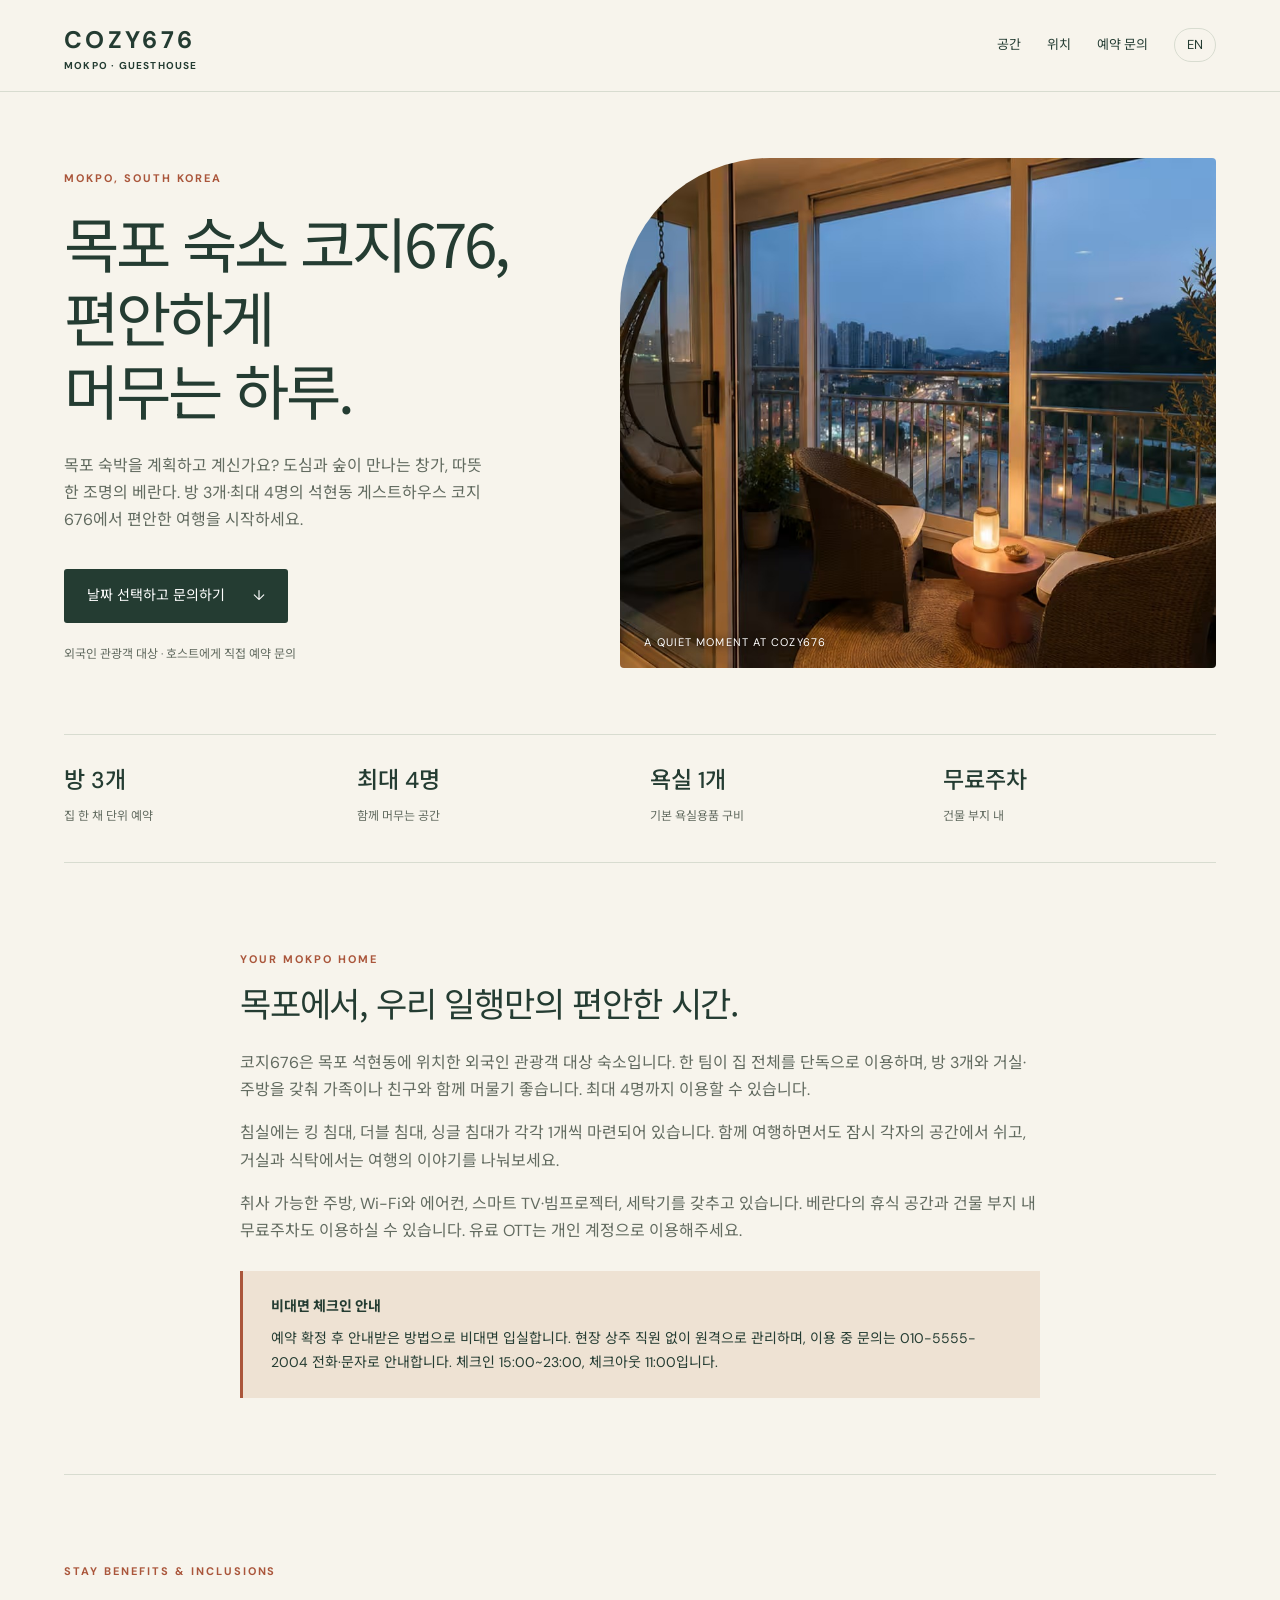
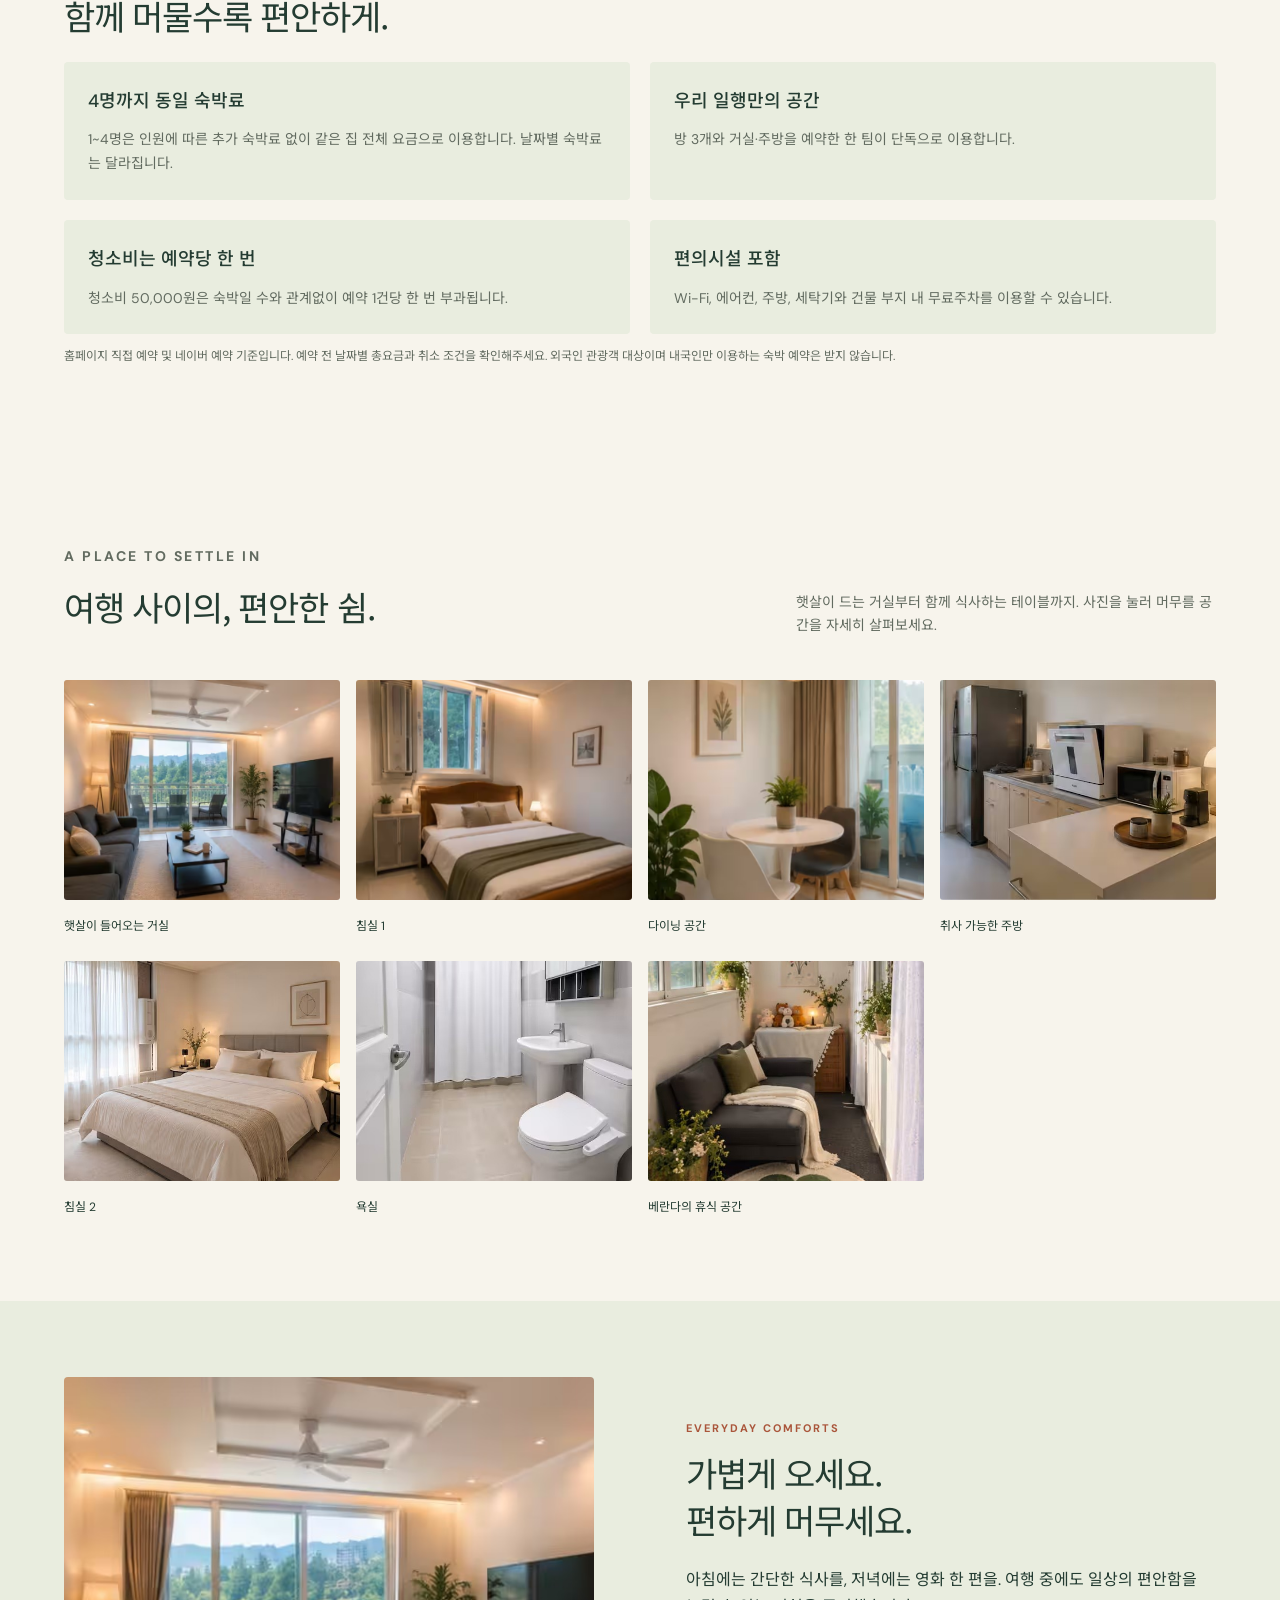
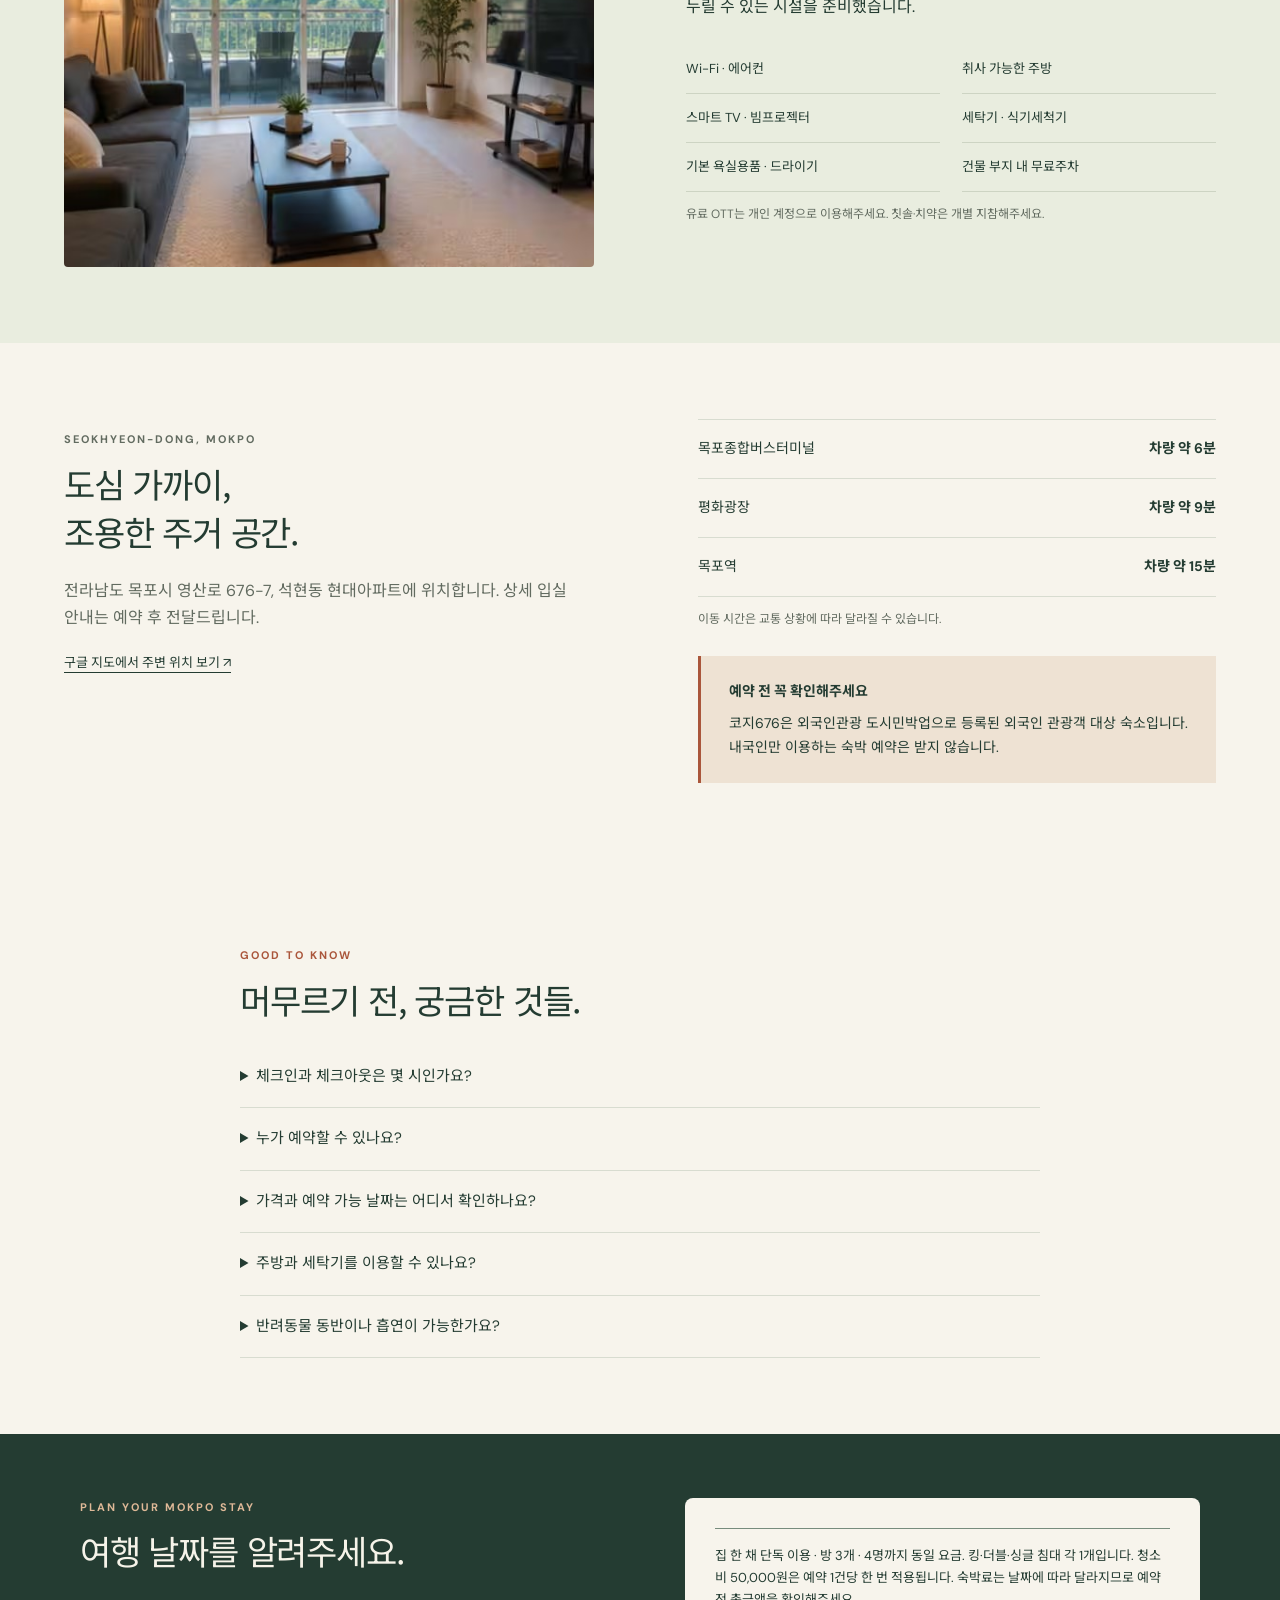
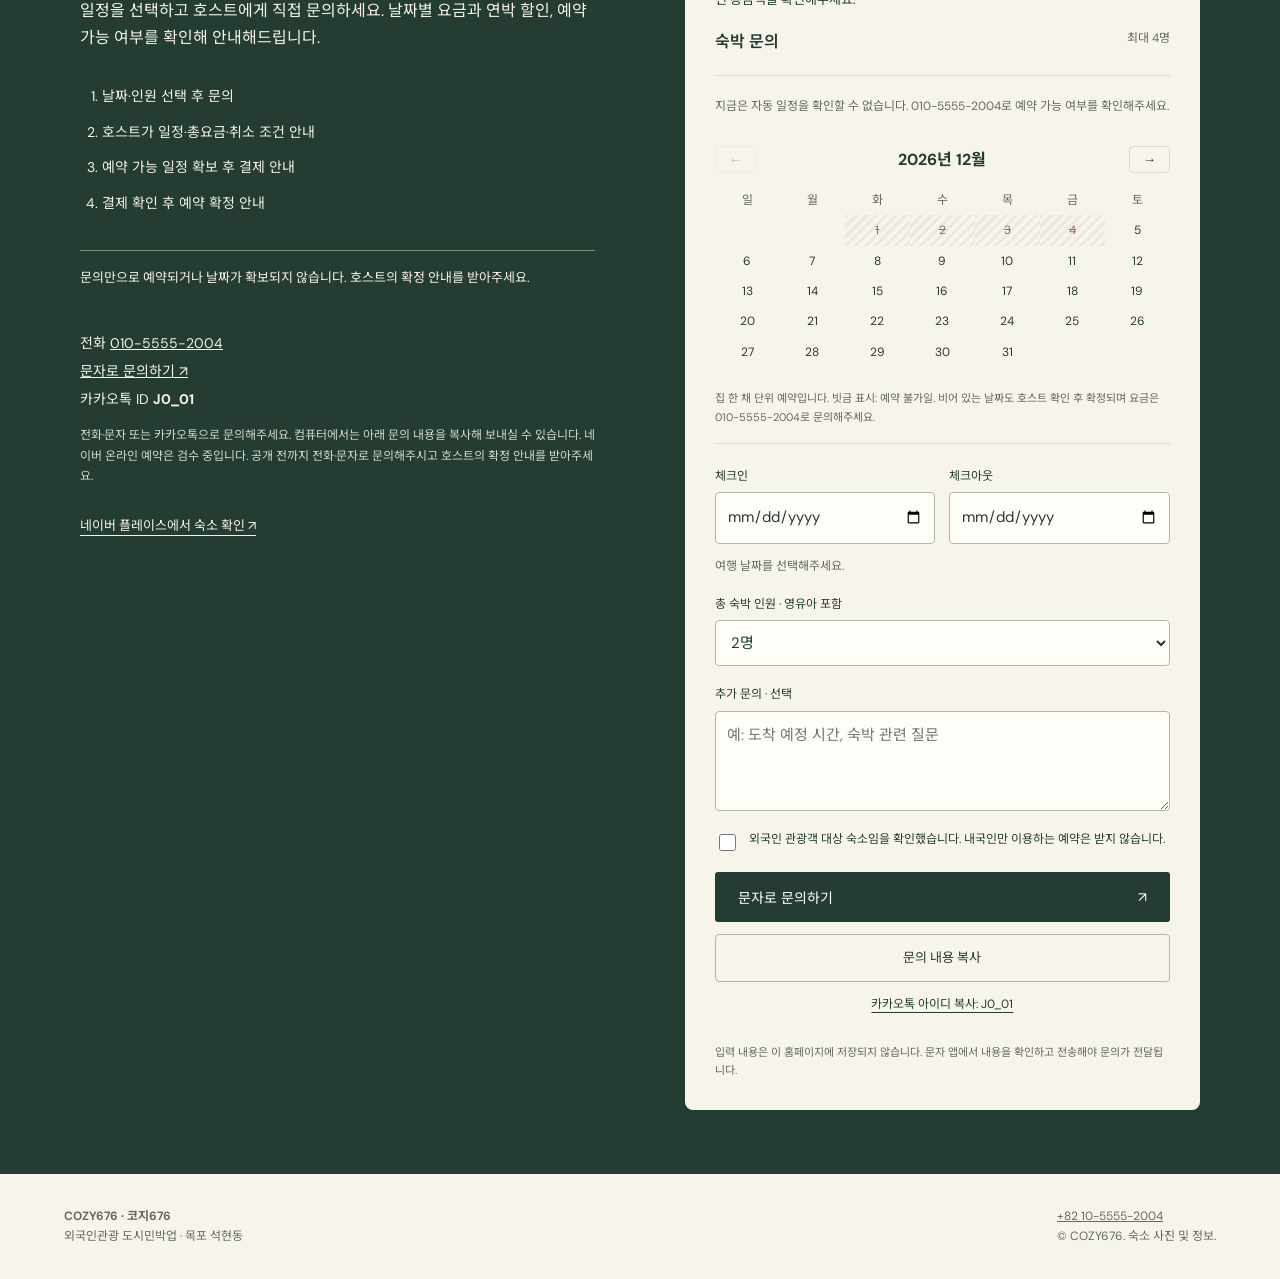
<file: index.html>
<!doctype html><html lang="ko"><head><meta charset="utf-8"><meta name="viewport" content="width=device-width,initial-scale=1"><title>목포 숙소 코지676 | 석현동 게스트하우스 · COZY676</title><meta name="description" content="목포 석현동 숙소 코지676. 방 3개·최대 4명, 한 팀 단독 이용과 비대면 체크인. 주방·Wi-Fi·무료주차를 갖춘 외국인 관광객 대상 숙박 공간입니다. 전화·문자로 예약 문의하세요."><meta name="robots" content="index,follow,max-image-preview:large"><link rel="canonical" href="https://cozy676-mokpo.onrender.com/"><link rel="alternate" hreflang="ko" href="https://cozy676-mokpo.onrender.com/"><link rel="alternate" hreflang="en" href="https://cozy676-mokpo.onrender.com/en/"><link rel="alternate" hreflang="x-default" href="https://cozy676-mokpo.onrender.com/en/"><meta property="og:type" content="website"><meta property="og:title" content="목포 숙소 코지676 | 석현동 게스트하우스 · COZY676"><meta property="og:description" content="목포 석현동 숙소 코지676. 방 3개·최대 4명, 한 팀 단독 이용과 비대면 체크인. 주방·Wi-Fi·무료주차를 갖춘 외국인 관광객 대상 숙박 공간입니다. 전화·문자로 예약 문의하세요."><meta property="og:url" content="https://cozy676-mokpo.onrender.com/"><meta property="og:image" content="https://cozy676-mokpo.onrender.com/assets/balcony.jpg"><meta name="twitter:card" content="summary_large_image"><meta name="theme-color" content="#243c32"><link rel="icon" href="/assets/favicon.svg" type="image/svg+xml"><link rel="stylesheet" href="/assets/style.css"><link rel="preload" as="image" href="/assets/balcony.jpg"><script type="application/ld+json">{"@context":"https://schema.org","@type":"LodgingBusiness","name":"COZY676 · 코지676","url":"https://cozy676-mokpo.onrender.com/","description":"목포 석현동 숙소 코지676. 방 3개·최대 4명, 한 팀 단독 이용과 비대면 체크인. 주방·Wi-Fi·무료주차를 갖춘 외국인 관광객 대상 숙박 공간입니다. 전화·문자로 예약 문의하세요.","image":["https://cozy676-mokpo.onrender.com/assets/balcony.jpg","https://cozy676-mokpo.onrender.com/assets/living.jpg","https://cozy676-mokpo.onrender.com/assets/bedroom-one.jpg","https://cozy676-mokpo.onrender.com/assets/dining.jpg","https://cozy676-mokpo.onrender.com/assets/kitchen.jpg"],"telephone":"+82-10-5555-2004","address":{"@type":"PostalAddress","streetAddress":"676-7 Yeongsan-ro, Seokhyeon-dong","addressLocality":"Mokpo-si","addressRegion":"Jeollanam-do","postalCode":"58606","addressCountry":"KR"},"checkinTime":"15:00","checkoutTime":"11:00","sameAs":["https://map.naver.com/p/entry/place/2040274069"],"amenityFeature":[{"@type":"LocationFeatureSpecification","name":"Wi-Fi & air conditioning","value":true},{"@type":"LocationFeatureSpecification","name":"Kitchen for home cooking","value":true},{"@type":"LocationFeatureSpecification","name":"Smart TV & projector","value":true},{"@type":"LocationFeatureSpecification","name":"Washing machine & dishwasher","value":true},{"@type":"LocationFeatureSpecification","name":"Bath essentials & hair dryer","value":true},{"@type":"LocationFeatureSpecification","name":"Free parking on premises","value":true}],"numberOfRooms":3,"additionalProperty":[{"@type":"PropertyValue","name":"숙소 최대 인원","value":4}]}</script><script type="module" src="/assets/availability.js"></script><script type="module" src="/assets/inquiry.js"></script><script src="/assets/site.js" defer></script></head><body>
<a class="skip" href="#main">본문으로 이동</a><header><a class="logo" href="https://cozy676-mokpo.onrender.com/">COZY676<small>MOKPO · GUESTHOUSE</small></a><nav aria-label="주 메뉴"><a class="hide-mobile" href="#spaces">공간</a><a class="hide-mobile" href="#location">위치</a><a href="#booking">예약 문의</a><a class="language" href="/en/" lang="en">EN</a></nav></header>
<main id="main"><div class="wrap"><section class="hero"><div><p class="eyebrow">MOKPO, SOUTH KOREA</p><h1>목포 숙소 코지676,<br>편안하게<br>머무는 하루.</h1><p class="lead">목포 숙박을 계획하고 계신가요? 도심과 숲이 만나는 창가, 따뜻한 조명의 베란다. 방 3개·최대 4명의 석현동 게스트하우스 코지676에서 편안한 여행을 시작하세요.</p><a class="cta" href="#booking">날짜 선택하고 문의하기 <span aria-hidden="true">↓</span></a><p class="fine">외국인 관광객 대상 · 호스트에게 직접 예약 문의</p></div><figure class="hero-photo"><img src="/assets/balcony.jpg" alt="목포 코지676의 베란다에서 바라보는 저녁 풍경" width="1200" height="790" fetchpriority="high"><figcaption>A QUIET MOMENT AT COZY676</figcaption></figure></section>
<div class="facts"><div><strong>방 3개</strong><span>집 한 채 단위 예약</span></div><div><strong>최대 4명</strong><span>함께 머무는 공간</span></div><div><strong>욕실 1개</strong><span>기본 욕실용품 구비</span></div><div><strong>무료주차</strong><span>건물 부지 내</span></div></div>
<section id="about" class="stay-intro"><p class="eyebrow">YOUR MOKPO HOME</p><h2>목포에서, 우리 일행만의 편안한 시간.</h2><p>코지676은 목포 석현동에 위치한 외국인 관광객 대상 숙소입니다. 한 팀이 집 전체를 단독으로 이용하며, 방 3개와 거실·주방을 갖춰 가족이나 친구와 함께 머물기 좋습니다. 최대 4명까지 이용할 수 있습니다.</p><p>침실에는 킹 침대, 더블 침대, 싱글 침대가 각각 1개씩 마련되어 있습니다. 함께 여행하면서도 잠시 각자의 공간에서 쉬고, 거실과 식탁에서는 여행의 이야기를 나눠보세요.</p><p>취사 가능한 주방, Wi-Fi와 에어컨, 스마트 TV·빔프로젝터, 세탁기를 갖추고 있습니다. 베란다의 휴식 공간과 건물 부지 내 무료주차도 이용하실 수 있습니다. 유료 OTT는 개인 계정으로 이용해주세요.</p><div class="notice"><strong>비대면 체크인 안내</strong>예약 확정 후 안내받은 방법으로 비대면 입실합니다. 현장 상주 직원 없이 원격으로 관리하며, 이용 중 문의는 010-5555-2004 전화·문자로 안내합니다. 체크인 15:00~23:00, 체크아웃 11:00입니다.</div></section><section id="benefits" class="stay-benefits"><p class="eyebrow">STAY BENEFITS & INCLUSIONS</p><h2>함께 머물수록 편안하게.</h2><div class="benefit-grid"><article><h3>4명까지 동일 숙박료</h3><p>1~4명은 인원에 따른 추가 숙박료 없이 같은 집 전체 요금으로 이용합니다. 날짜별 숙박료는 달라집니다.</p></article><article><h3>우리 일행만의 공간</h3><p>방 3개와 거실·주방을 예약한 한 팀이 단독으로 이용합니다.</p></article><article><h3>청소비는 예약당 한 번</h3><p>청소비 50,000원은 숙박일 수와 관계없이 예약 1건당 한 번 부과됩니다.</p></article><article><h3>편의시설 포함</h3><p>Wi-Fi, 에어컨, 주방, 세탁기와 건물 부지 내 무료주차를 이용할 수 있습니다.</p></article></div><p class="fine">홈페이지 직접 예약 및 네이버 예약 기준입니다. 예약 전 날짜별 총요금과 취소 조건을 확인해주세요. 외국인 관광객 대상이며 내국인만 이용하는 숙박 예약은 받지 않습니다.</p></section><section id="spaces"><div class="section-top"><div><p class="eyebrow">A PLACE TO SETTLE IN</p><h2>여행 사이의, 편안한 쉼.</h2></div><p>햇살이 드는 거실부터 함께 식사하는 테이블까지. 사진을 눌러 머무를 공간을 자세히 살펴보세요.</p></div><div class="gallery"><button data-photo="/assets/living.jpg" data-caption="햇살이 들어오는 거실" aria-label="햇살이 들어오는 거실 사진 크게 보기"><img src="/assets/living.jpg" alt="COZY676 햇살이 들어오는 거실" loading="lazy" width="480" height="420"><span>햇살이 들어오는 거실</span></button><button data-photo="/assets/bedroom-one.jpg" data-caption="침실 1" aria-label="침실 1 사진 크게 보기"><img src="/assets/bedroom-one.jpg" alt="COZY676 침실 1" loading="lazy" width="480" height="420"><span>침실 1</span></button><button data-photo="/assets/dining.jpg" data-caption="다이닝 공간" aria-label="다이닝 공간 사진 크게 보기"><img src="/assets/dining.jpg" alt="COZY676 다이닝 공간" loading="lazy" width="480" height="420"><span>다이닝 공간</span></button><button data-photo="/assets/kitchen.jpg" data-caption="취사 가능한 주방" aria-label="취사 가능한 주방 사진 크게 보기"><img src="/assets/kitchen.jpg" alt="COZY676 취사 가능한 주방" loading="lazy" width="480" height="420"><span>취사 가능한 주방</span></button><button data-photo="/assets/bedroom-two.jpg" data-caption="침실 2" aria-label="침실 2 사진 크게 보기"><img src="/assets/bedroom-two.jpg" alt="COZY676 침실 2" loading="lazy" width="480" height="420"><span>침실 2</span></button><button data-photo="/assets/bathroom.jpg" data-caption="욕실" aria-label="욕실 사진 크게 보기"><img src="/assets/bathroom.jpg" alt="COZY676 욕실" loading="lazy" width="480" height="420"><span>욕실</span></button><button data-photo="/assets/sunroom.jpg" data-caption="베란다의 휴식 공간" aria-label="베란다의 휴식 공간 사진 크게 보기"><img src="/assets/sunroom.jpg" alt="COZY676 베란다의 휴식 공간" loading="lazy" width="480" height="420"><span>베란다의 휴식 공간</span></button></div></section></div>
<section class="feature"><div class="wrap split"><img src="/assets/living.jpg" alt="코지676의 거실과 베란다" loading="lazy" width="720" height="520"><div><p class="eyebrow">EVERYDAY COMFORTS</p><h2>가볍게 오세요.<br>편하게 머무세요.</h2><p>아침에는 간단한 식사를, 저녁에는 영화 한 편을. 여행 중에도 일상의 편안함을 누릴 수 있는 시설을 준비했습니다.</p><div class="amenities"><p>Wi-Fi · 에어컨</p><p>취사 가능한 주방</p><p>스마트 TV · 빔프로젝터</p><p>세탁기 · 식기세척기</p><p>기본 욕실용품 · 드라이기</p><p>건물 부지 내 무료주차</p></div><p class="fine">유료 OTT는 개인 계정으로 이용해주세요. 칫솔·치약은 개별 지참해주세요.</p></div></div></section>
<div class="wrap"><section id="location" class="location"><div><p class="eyebrow">SEOKHYEON-DONG, MOKPO</p><h2>도심 가까이,<br>조용한 주거 공간.</h2><p>전라남도 목포시 영산로 676-7, 석현동 현대아파트에 위치합니다. 상세 입실 안내는 예약 후 전달드립니다.</p><a class="maplink" href="https://www.google.com/maps/search/?api=1&query=676-7+Yeongsan-ro+Mokpo+South+Korea" target="_blank" rel="noopener">구글 지도에서 주변 위치 보기 ↗</a></div><div><div class="journeys"><div><span>목포종합버스터미널</span><strong>차량 약 6분</strong></div><div><span>평화광장</span><strong>차량 약 9분</strong></div><div><span>목포역</span><strong>차량 약 15분</strong></div></div><p class="fine">이동 시간은 교통 상황에 따라 달라질 수 있습니다.</p><div class="notice"><strong>예약 전 꼭 확인해주세요</strong>코지676은 외국인관광 도시민박업으로 등록된 외국인 관광객 대상 숙소입니다. 내국인만 이용하는 숙박 예약은 받지 않습니다.</div></div></section>
<section class="faq"><p class="eyebrow">GOOD TO KNOW</p><h2>머무르기 전, 궁금한 것들.</h2><details><summary>체크인과 체크아웃은 몇 시인가요?</summary><p>체크인은 오후 3시부터 오후 11시까지, 체크아웃은 오전 11시까지입니다. 예약 확정 후 비대면 체크인 방법을 안내합니다. 현장 상주 직원 없이 원격으로 관리하며, 이용 중 문의는 전화·문자로 안내합니다.</p></details><details><summary>누가 예약할 수 있나요?</summary><p>외국인관광 도시민박업으로 등록된 외국인 관광객 대상 숙소입니다. 내국인만 이용하는 숙박 예약은 받지 않습니다. 예약 전 이용 자격을 확인해주세요.</p></details><details><summary>가격과 예약 가능 날짜는 어디서 확인하나요?</summary><p>아래에서 날짜와 인원을 선택해 문의해주세요. 요금은 날짜와 숙박 기간에 따라 달라집니다. 호스트가 최신 예약 현황과 할인 적용 여부를 확인하고, 총요금·결제 방법·취소 조건을 안내합니다. 안내받은 조건을 확인하기 전에는 결제하지 마세요.</p></details><details><summary>주방과 세탁기를 이용할 수 있나요?</summary><p>방 3개가 있는 집 한 채를 하나의 예약으로 이용합니다. 객실을 각각 판매하는 방식이 아닙니다. 거실과 주방, 세탁기를 이용하실 수 있으며 사용한 식기와 조리도구는 정리해주세요.</p></details><details><summary>반려동물 동반이나 흡연이 가능한가요?</summary><p>반려동물 동반은 불가하며 실내와 베란다는 모두 금연입니다. 공동주택에 위치하므로 늦은 시간 소음과 파티를 삼가주세요.</p></details></section></div>
<section id="booking" class="booking"><div class="inquiry-wrap"><div class="inquiry-intro"><p class="eyebrow">PLAN YOUR MOKPO STAY</p><h2>여행 날짜를 알려주세요.</h2><p>일정을 선택하고 호스트에게 직접 문의하세요. 날짜별 요금과 연박 할인, 예약 가능 여부를 확인해 안내해드립니다.</p><ol class="booking-steps"><li>날짜·인원 선택 후 문의</li><li>호스트가 일정·총요금·취소 조건 안내</li><li>예약 가능 일정 확보 후 결제 안내</li><li>결제 확인 후 예약 확정 안내</li></ol><p class="inquiry-callout">문의만으로 예약되거나 날짜가 확보되지 않습니다. 호스트의 확정 안내를 받아주세요.</p><p class="contact-id">전화 <a href="tel:+821055552004">010-5555-2004</a><br><a href="sms:+821055552004">문자로 문의하기 ↗</a><br>카카오톡 ID <strong>J0_01</strong></p><p class="fine">전화·문자 또는 카카오톡으로 문의해주세요. 컴퓨터에서는 아래 문의 내용을 복사해 보내실 수 있습니다. 네이버 온라인 예약은 검수 중입니다. 공개 전까지 전화·문자로 문의해주시고 호스트의 확정 안내를 받아주세요.</p><a class="airbnb-alternative" href="https://map.naver.com/p/entry/place/2040274069" target="_blank" rel="noopener noreferrer">네이버 플레이스에서 숙소 확인 ↗</a></div><form id="inquiry-form" class="inquiry-form"><p class="inquiry-callout">집 한 채 단독 이용 · 방 3개 · 4명까지 동일 요금. 킹·더블·싱글 침대 각 1개입니다. 청소비 50,000원은 예약 1건당 한 번 적용됩니다. 숙박료는 날짜에 따라 달라지므로 예약 전 총금액을 확인해주세요.</p><div class="form-heading"><span>숙박 문의</span><span>최대 4명</span></div><div class="date-fields"><label for="checkin">체크인<input id="checkin" name="checkin" type="date" required></label><label for="checkout">체크아웃<input id="checkout" name="checkout" type="date" required></label></div><div id="stay-duration" class="stay-duration" aria-live="polite">여행 날짜를 선택해주세요.</div><label for="guests">총 숙박 인원 · 영유아 포함<select id="guests" name="guests"><option value="1">1명</option><option value="2" selected>2명</option><option value="3">3명</option><option value="4">4명</option></select></label><label for="guest-note">추가 문의 · 선택<textarea id="guest-note" name="note" rows="3" maxlength="500" placeholder="예: 도착 예정 시간, 숙박 관련 질문"></textarea></label><label class="eligibility"><input id="eligible" type="checkbox" required><span>외국인 관광객 대상 숙소임을 확인했습니다. 내국인만 이용하는 예약은 받지 않습니다.</span></label><button class="cta sms-button" type="submit">문자로 문의하기 <span aria-hidden="true">↗</span></button><button type="button" class="copy-enquiry" id="copy-enquiry">문의 내용 복사</button><button type="button" class="copy-id" id="copy-kakao-id">카카오톡 아이디 복사: J0_01</button><p id="inquiry-status" class="form-status" role="status" aria-live="polite"></p><div id="message-preview" hidden><label for="inquiry-message">문의 내용 · 복사해서 보내주세요<textarea id="inquiry-message" rows="7" readonly></textarea></label></div><p class="form-privacy">입력 내용은 이 홈페이지에 저장되지 않습니다. 문자 앱에서 내용을 확인하고 전송해야 문의가 전달됩니다.</p><noscript><p>문의 양식을 사용하려면 JavaScript를 켜주세요. 010-5555-2004로 전화·문자 문의하셔도 됩니다.</p></noscript></form></div></section></main>
<footer><div><p><strong>COZY676 · 코지676</strong></p><p>외국인관광 도시민박업 · 목포 석현동</p></div><div><p><a href="tel:+821055552004">+82 10-5555-2004</a></p><p>© COZY676. 숙소 사진 및 정보.</p></div></footer><div class="sticky"><span>COZY676 · 목포 숙소</span><a class="cta" href="#booking">날짜 선택하고 문의하기 <span aria-hidden="true">↓</span></a></div><dialog aria-label="숙소 사진"><button data-close aria-label="닫기">×</button><img alt=""><p></p></dialog></body></html>
</file>
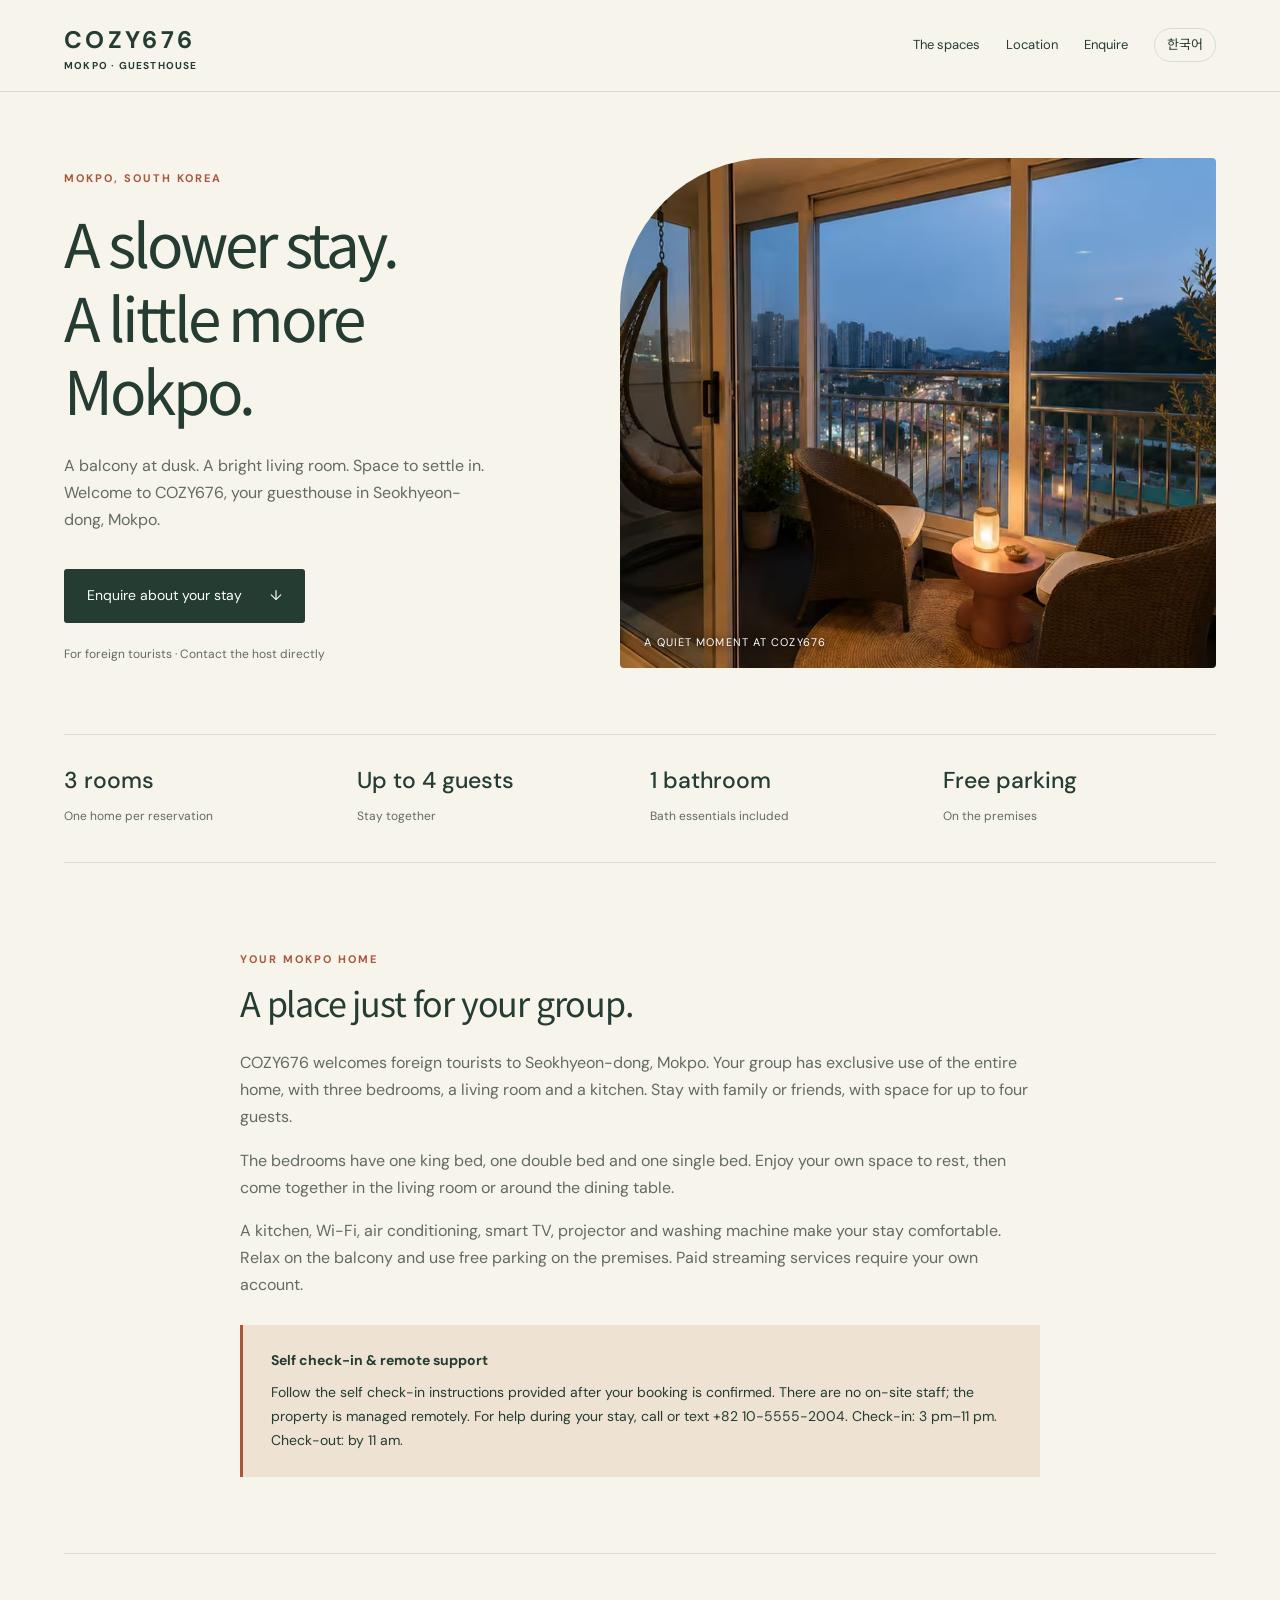
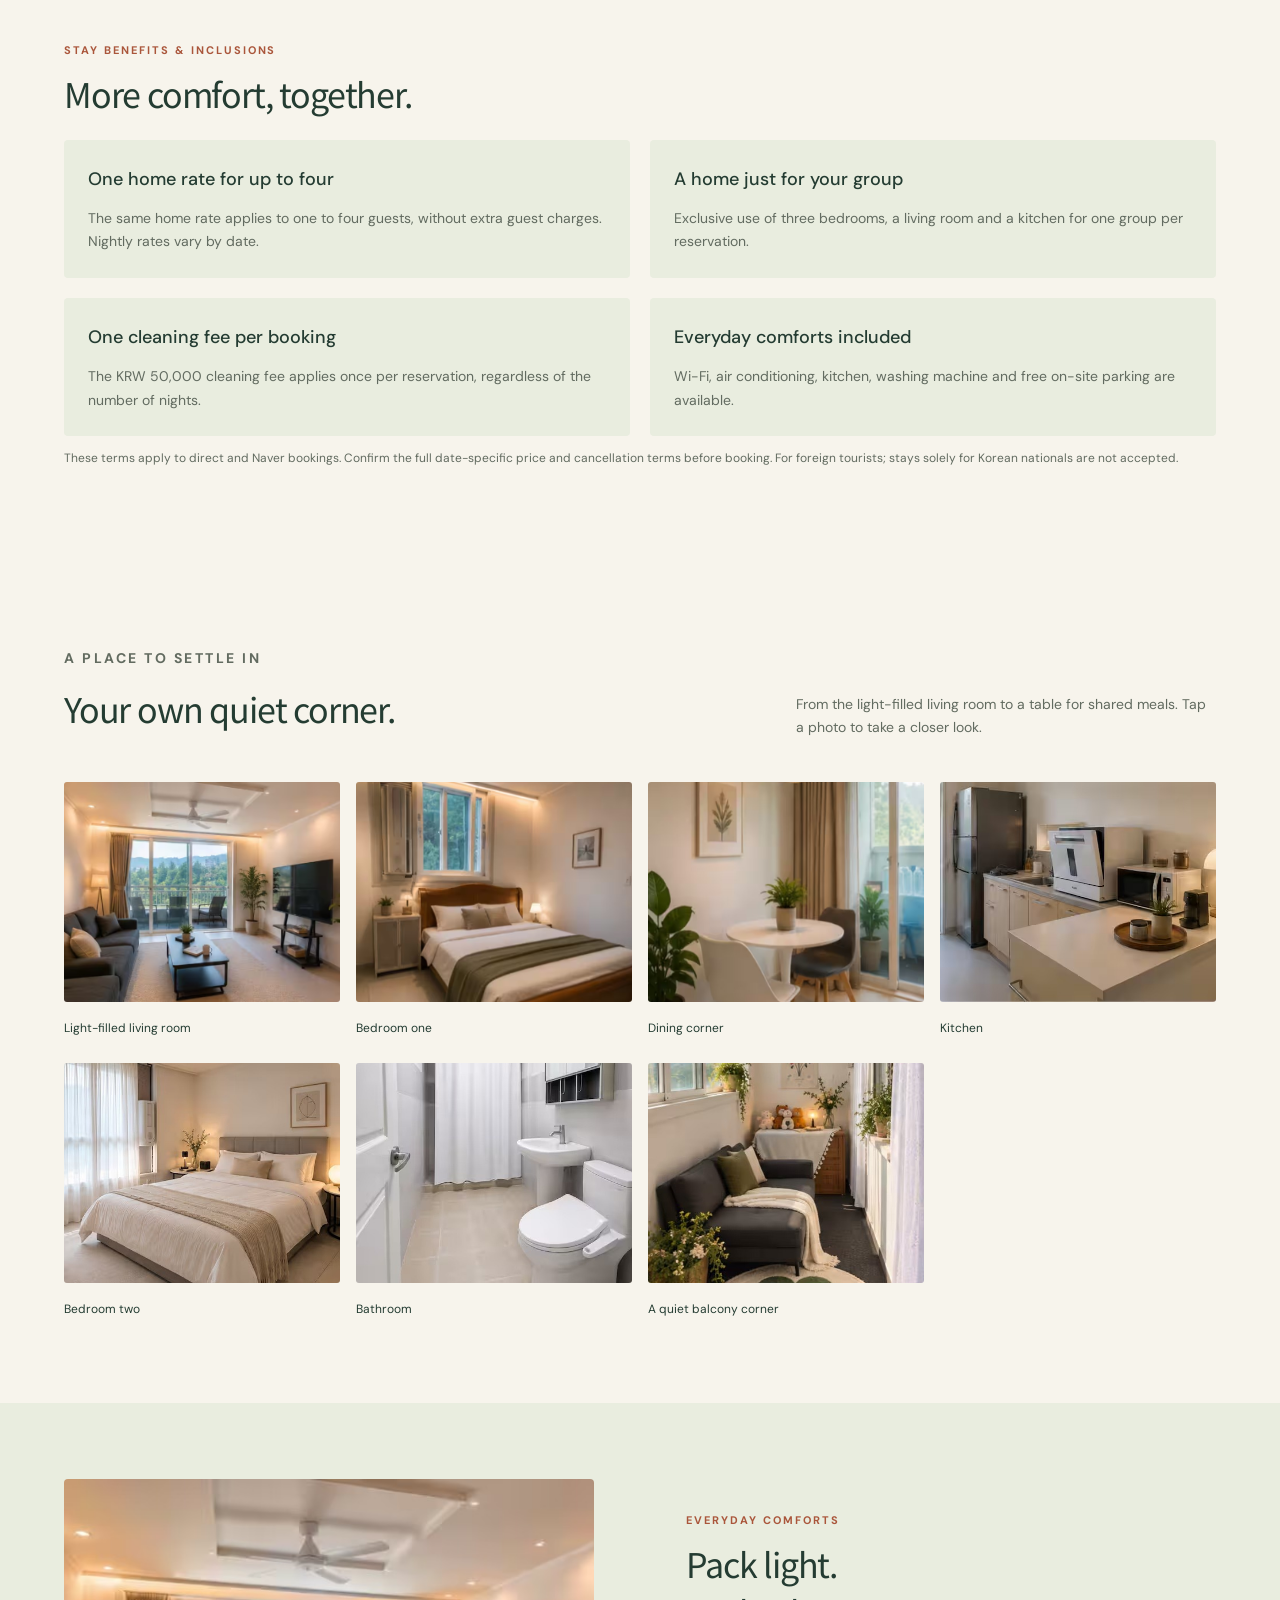
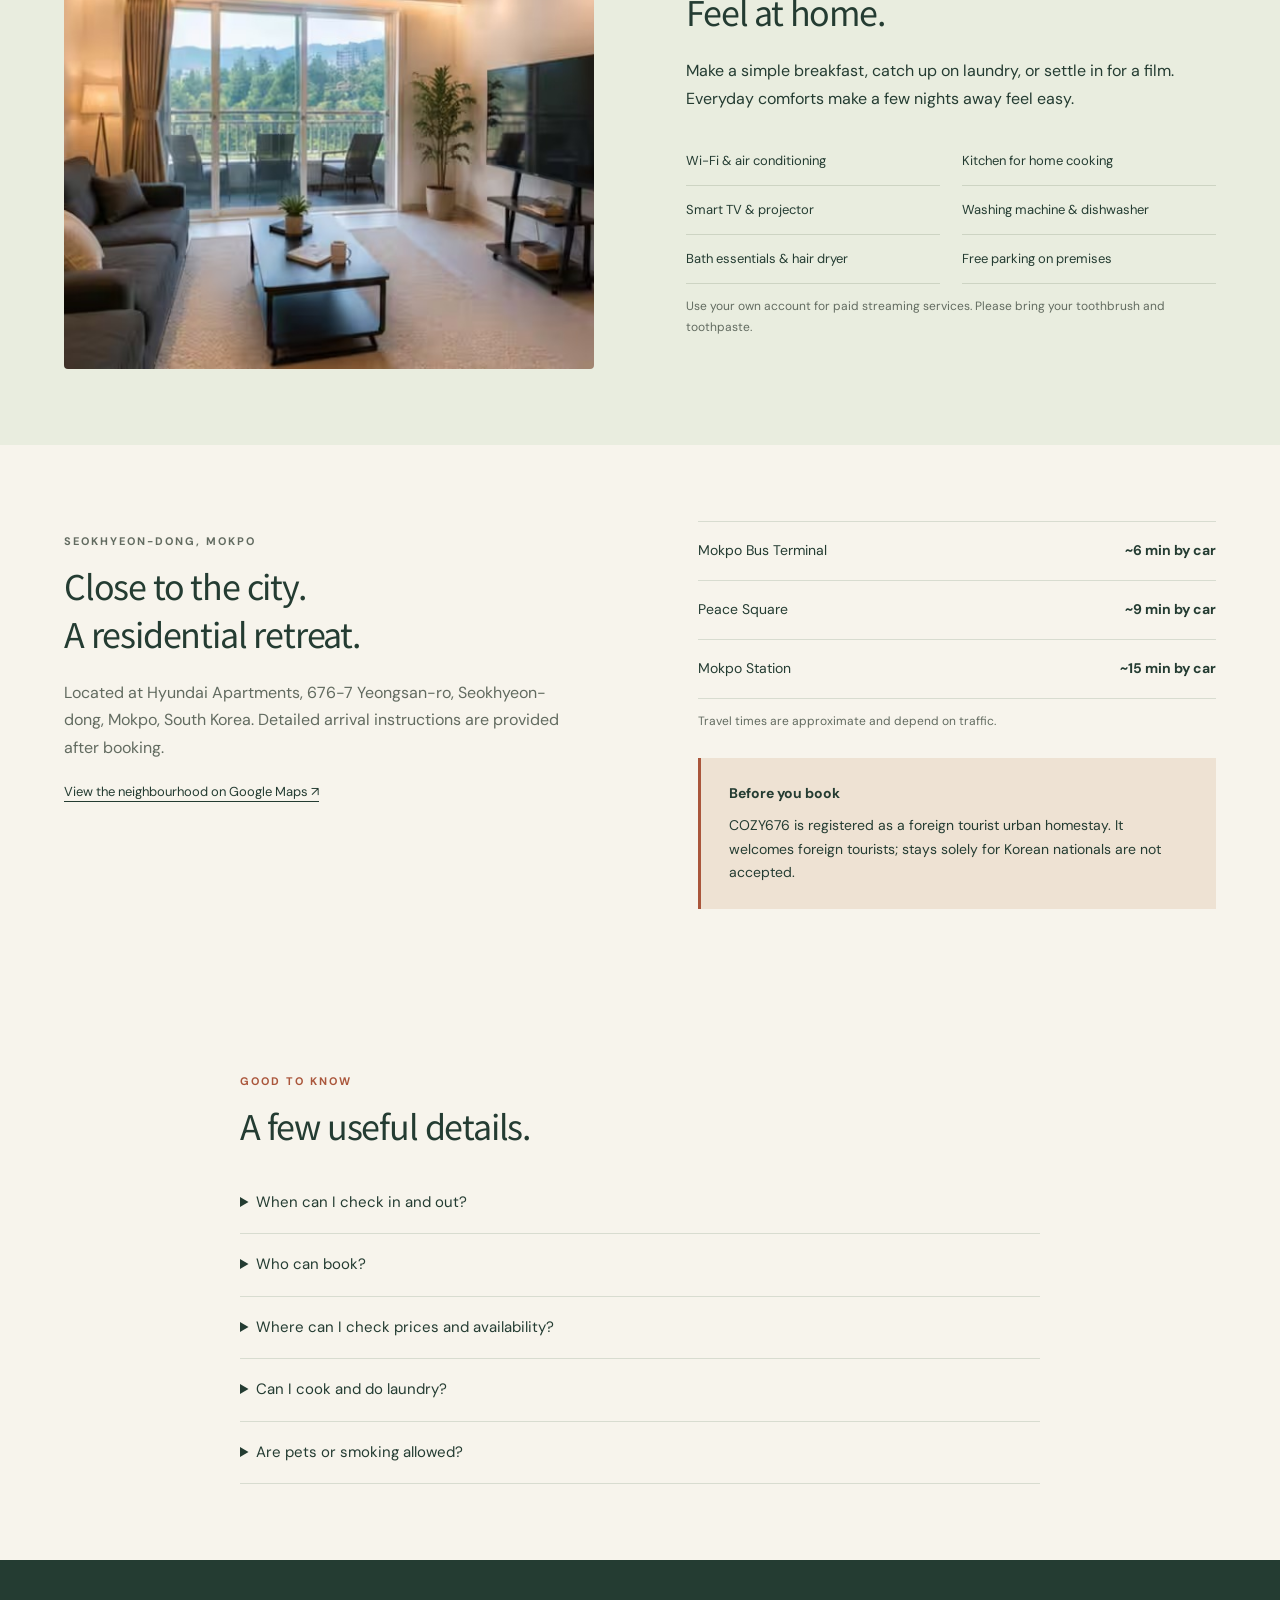
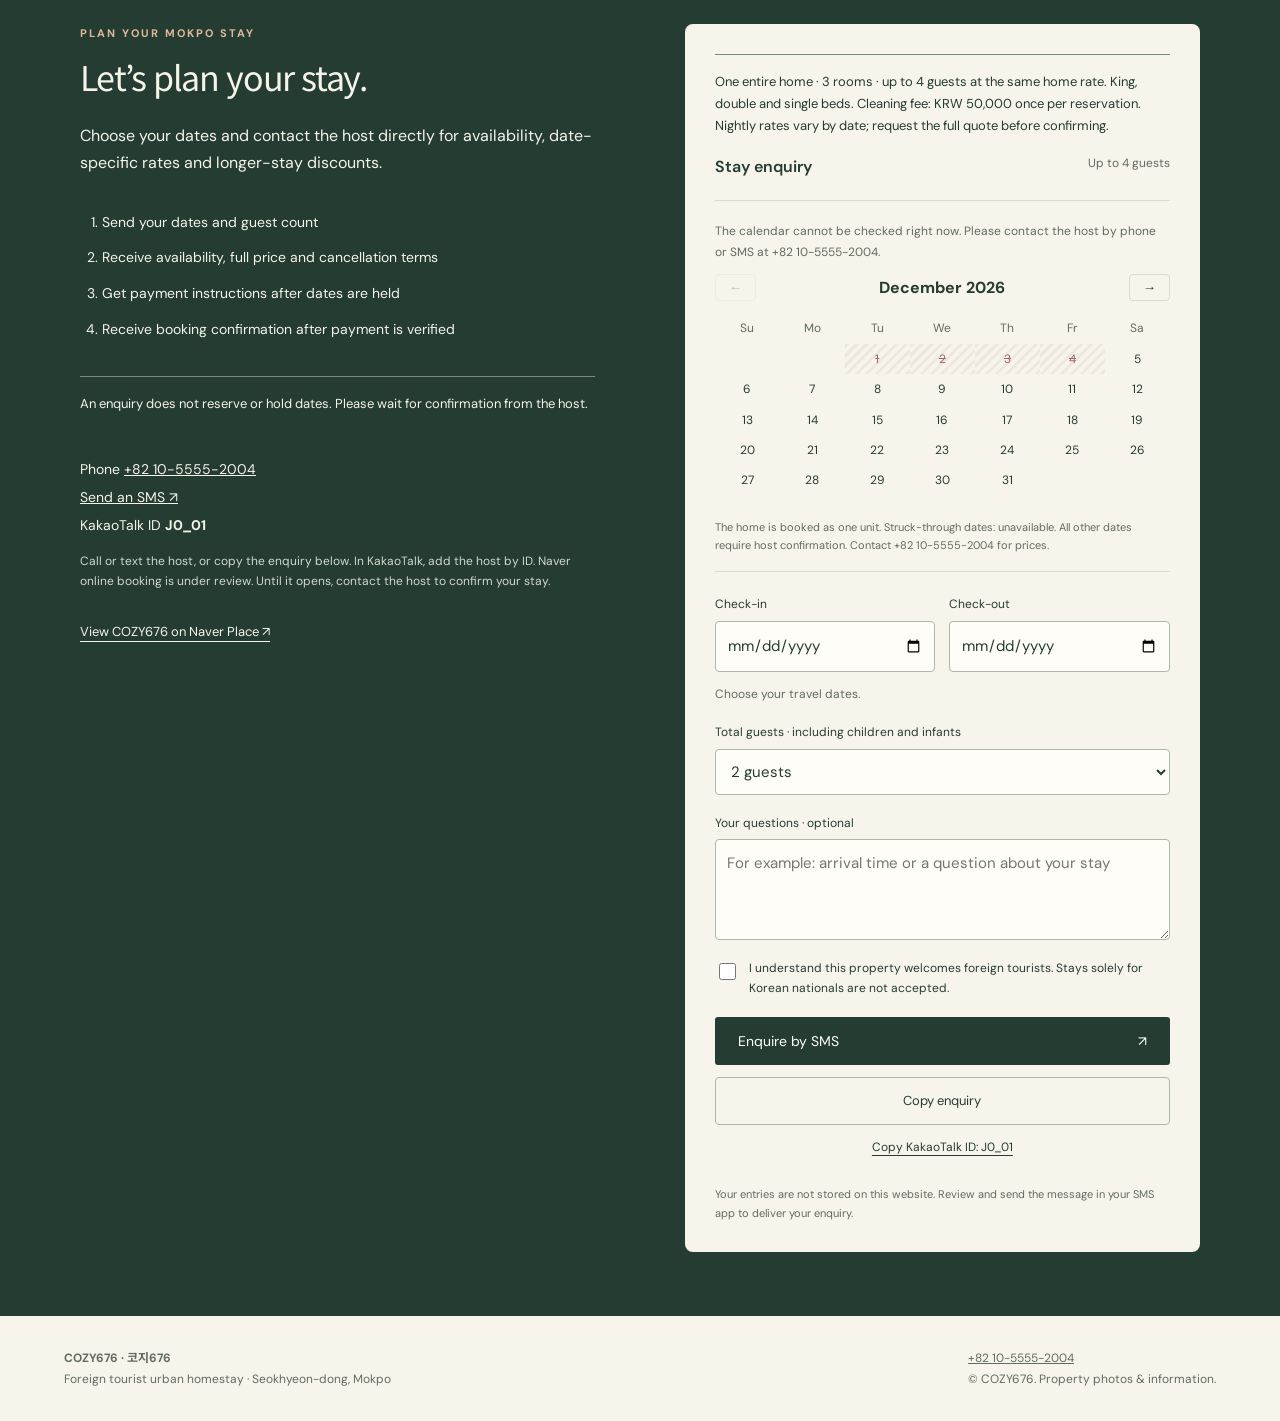
<file: en/index.html>
<!doctype html><html lang="en"><head><meta charset="utf-8"><meta name="viewport" content="width=device-width,initial-scale=1"><title>COZY676 | Mokpo Guesthouse for Foreign Tourists</title><meta name="description" content="COZY676 in Seokhyeon-dong, Mokpo: a private three-bedroom home for up to 4 foreign tourists. Self check-in, kitchen, Wi-Fi and free parking. Enquire by phone or SMS."><meta name="robots" content="index,follow,max-image-preview:large"><link rel="canonical" href="https://cozy676-mokpo.onrender.com/en/"><link rel="alternate" hreflang="ko" href="https://cozy676-mokpo.onrender.com/"><link rel="alternate" hreflang="en" href="https://cozy676-mokpo.onrender.com/en/"><link rel="alternate" hreflang="x-default" href="https://cozy676-mokpo.onrender.com/en/"><meta property="og:type" content="website"><meta property="og:title" content="COZY676 | Mokpo Guesthouse for Foreign Tourists"><meta property="og:description" content="COZY676 in Seokhyeon-dong, Mokpo: a private three-bedroom home for up to 4 foreign tourists. Self check-in, kitchen, Wi-Fi and free parking. Enquire by phone or SMS."><meta property="og:url" content="https://cozy676-mokpo.onrender.com/en/"><meta property="og:image" content="https://cozy676-mokpo.onrender.com/assets/balcony.jpg"><meta name="twitter:card" content="summary_large_image"><meta name="theme-color" content="#243c32"><link rel="icon" href="/assets/favicon.svg" type="image/svg+xml"><link rel="stylesheet" href="/assets/style.css"><link rel="preload" as="image" href="/assets/balcony.jpg"><script type="application/ld+json">{"@context":"https://schema.org","@type":"LodgingBusiness","name":"COZY676 · 코지676","url":"https://cozy676-mokpo.onrender.com/","description":"COZY676 in Seokhyeon-dong, Mokpo: a private three-bedroom home for up to 4 foreign tourists. Self check-in, kitchen, Wi-Fi and free parking. Enquire by phone or SMS.","image":["https://cozy676-mokpo.onrender.com/assets/balcony.jpg","https://cozy676-mokpo.onrender.com/assets/living.jpg","https://cozy676-mokpo.onrender.com/assets/bedroom-one.jpg","https://cozy676-mokpo.onrender.com/assets/dining.jpg","https://cozy676-mokpo.onrender.com/assets/kitchen.jpg"],"telephone":"+82-10-5555-2004","address":{"@type":"PostalAddress","streetAddress":"676-7 Yeongsan-ro, Seokhyeon-dong","addressLocality":"Mokpo-si","addressRegion":"Jeollanam-do","postalCode":"58606","addressCountry":"KR"},"checkinTime":"15:00","checkoutTime":"11:00","sameAs":["https://map.naver.com/p/entry/place/2040274069"],"amenityFeature":[{"@type":"LocationFeatureSpecification","name":"Wi-Fi & air conditioning","value":true},{"@type":"LocationFeatureSpecification","name":"Kitchen for home cooking","value":true},{"@type":"LocationFeatureSpecification","name":"Smart TV & projector","value":true},{"@type":"LocationFeatureSpecification","name":"Washing machine & dishwasher","value":true},{"@type":"LocationFeatureSpecification","name":"Bath essentials & hair dryer","value":true},{"@type":"LocationFeatureSpecification","name":"Free parking on premises","value":true}],"numberOfRooms":3,"additionalProperty":[{"@type":"PropertyValue","name":"Maximum total guests","value":4}]}</script><script type="module" src="/assets/availability.js"></script><script type="module" src="/assets/inquiry.js"></script><script src="/assets/site.js" defer></script></head><body>
<a class="skip" href="#main">Skip to content</a><header><a class="logo" href="https://cozy676-mokpo.onrender.com/en/">COZY676<small>MOKPO · GUESTHOUSE</small></a><nav aria-label="Main navigation"><a class="hide-mobile" href="#spaces">The spaces</a><a class="hide-mobile" href="#location">Location</a><a href="#booking">Enquire</a><a class="language" href="/" lang="ko">한국어</a></nav></header>
<main id="main"><div class="wrap"><section class="hero"><div><p class="eyebrow">MOKPO, SOUTH KOREA</p><h1>A slower stay.<br>A little more<br>Mokpo.</h1><p class="lead">A balcony at dusk. A bright living room. Space to settle in. Welcome to COZY676, your guesthouse in Seokhyeon-dong, Mokpo.</p><a class="cta" href="#booking">Enquire about your stay <span aria-hidden="true">↓</span></a><p class="fine">For foreign tourists · Contact the host directly</p></div><figure class="hero-photo"><img src="/assets/balcony.jpg" alt="Evening view from the balcony at COZY676 in Mokpo" width="1200" height="790" fetchpriority="high"><figcaption>A QUIET MOMENT AT COZY676</figcaption></figure></section>
<div class="facts"><div><strong>3 rooms</strong><span>One home per reservation</span></div><div><strong>Up to 4 guests</strong><span>Stay together</span></div><div><strong>1 bathroom</strong><span>Bath essentials included</span></div><div><strong>Free parking</strong><span>On the premises</span></div></div>
<section id="about" class="stay-intro"><p class="eyebrow">YOUR MOKPO HOME</p><h2>A place just for your group.</h2><p>COZY676 welcomes foreign tourists to Seokhyeon-dong, Mokpo. Your group has exclusive use of the entire home, with three bedrooms, a living room and a kitchen. Stay with family or friends, with space for up to four guests.</p><p>The bedrooms have one king bed, one double bed and one single bed. Enjoy your own space to rest, then come together in the living room or around the dining table.</p><p>A kitchen, Wi-Fi, air conditioning, smart TV, projector and washing machine make your stay comfortable. Relax on the balcony and use free parking on the premises. Paid streaming services require your own account.</p><div class="notice"><strong>Self check-in & remote support</strong>Follow the self check-in instructions provided after your booking is confirmed. There are no on-site staff; the property is managed remotely. For help during your stay, call or text +82 10-5555-2004. Check-in: 3 pm–11 pm. Check-out: by 11 am.</div></section><section id="benefits" class="stay-benefits"><p class="eyebrow">STAY BENEFITS & INCLUSIONS</p><h2>More comfort, together.</h2><div class="benefit-grid"><article><h3>One home rate for up to four</h3><p>The same home rate applies to one to four guests, without extra guest charges. Nightly rates vary by date.</p></article><article><h3>A home just for your group</h3><p>Exclusive use of three bedrooms, a living room and a kitchen for one group per reservation.</p></article><article><h3>One cleaning fee per booking</h3><p>The KRW 50,000 cleaning fee applies once per reservation, regardless of the number of nights.</p></article><article><h3>Everyday comforts included</h3><p>Wi-Fi, air conditioning, kitchen, washing machine and free on-site parking are available.</p></article></div><p class="fine">These terms apply to direct and Naver bookings. Confirm the full date-specific price and cancellation terms before booking. For foreign tourists; stays solely for Korean nationals are not accepted.</p></section><section id="spaces"><div class="section-top"><div><p class="eyebrow">A PLACE TO SETTLE IN</p><h2>Your own quiet corner.</h2></div><p>From the light-filled living room to a table for shared meals. Tap a photo to take a closer look.</p></div><div class="gallery"><button data-photo="/assets/living.jpg" data-caption="Light-filled living room" aria-label="View photo: Light-filled living room"><img src="/assets/living.jpg" alt="COZY676 Light-filled living room" loading="lazy" width="480" height="420"><span>Light-filled living room</span></button><button data-photo="/assets/bedroom-one.jpg" data-caption="Bedroom one" aria-label="View photo: Bedroom one"><img src="/assets/bedroom-one.jpg" alt="COZY676 Bedroom one" loading="lazy" width="480" height="420"><span>Bedroom one</span></button><button data-photo="/assets/dining.jpg" data-caption="Dining corner" aria-label="View photo: Dining corner"><img src="/assets/dining.jpg" alt="COZY676 Dining corner" loading="lazy" width="480" height="420"><span>Dining corner</span></button><button data-photo="/assets/kitchen.jpg" data-caption="Kitchen" aria-label="View photo: Kitchen"><img src="/assets/kitchen.jpg" alt="COZY676 Kitchen" loading="lazy" width="480" height="420"><span>Kitchen</span></button><button data-photo="/assets/bedroom-two.jpg" data-caption="Bedroom two" aria-label="View photo: Bedroom two"><img src="/assets/bedroom-two.jpg" alt="COZY676 Bedroom two" loading="lazy" width="480" height="420"><span>Bedroom two</span></button><button data-photo="/assets/bathroom.jpg" data-caption="Bathroom" aria-label="View photo: Bathroom"><img src="/assets/bathroom.jpg" alt="COZY676 Bathroom" loading="lazy" width="480" height="420"><span>Bathroom</span></button><button data-photo="/assets/sunroom.jpg" data-caption="A quiet balcony corner" aria-label="View photo: A quiet balcony corner"><img src="/assets/sunroom.jpg" alt="COZY676 A quiet balcony corner" loading="lazy" width="480" height="420"><span>A quiet balcony corner</span></button></div></section></div>
<section class="feature"><div class="wrap split"><img src="/assets/living.jpg" alt="COZY676 living room and balcony" loading="lazy" width="720" height="520"><div><p class="eyebrow">EVERYDAY COMFORTS</p><h2>Pack light.<br>Feel at home.</h2><p>Make a simple breakfast, catch up on laundry, or settle in for a film. Everyday comforts make a few nights away feel easy.</p><div class="amenities"><p>Wi-Fi & air conditioning</p><p>Kitchen for home cooking</p><p>Smart TV & projector</p><p>Washing machine & dishwasher</p><p>Bath essentials & hair dryer</p><p>Free parking on premises</p></div><p class="fine">Use your own account for paid streaming services. Please bring your toothbrush and toothpaste.</p></div></div></section>
<div class="wrap"><section id="location" class="location"><div><p class="eyebrow">SEOKHYEON-DONG, MOKPO</p><h2>Close to the city.<br>A residential retreat.</h2><p>Located at Hyundai Apartments, 676-7 Yeongsan-ro, Seokhyeon-dong, Mokpo, South Korea. Detailed arrival instructions are provided after booking.</p><a class="maplink" href="https://www.google.com/maps/search/?api=1&query=676-7+Yeongsan-ro+Mokpo+South+Korea" target="_blank" rel="noopener">View the neighbourhood on Google Maps ↗</a></div><div><div class="journeys"><div><span>Mokpo Bus Terminal</span><strong>~6 min by car</strong></div><div><span>Peace Square</span><strong>~9 min by car</strong></div><div><span>Mokpo Station</span><strong>~15 min by car</strong></div></div><p class="fine">Travel times are approximate and depend on traffic.</p><div class="notice"><strong>Before you book</strong>COZY676 is registered as a foreign tourist urban homestay. It welcomes foreign tourists; stays solely for Korean nationals are not accepted.</div></div></section>
<section class="faq"><p class="eyebrow">GOOD TO KNOW</p><h2>A few useful details.</h2><details><summary>When can I check in and out?</summary><p>Check-in is from 3 pm to 11 pm. Check-out is by 11 am. Self check-in instructions are provided after booking confirmation. The property has no on-site staff and is managed remotely; contact the host by phone or SMS for assistance.</p></details><details><summary>Who can book?</summary><p>This property is registered as a foreign tourist urban homestay and welcomes foreign tourists. Stays solely for Korean nationals are not accepted. Please confirm eligibility before booking.</p></details><details><summary>Where can I check prices and availability?</summary><p>Choose your dates and guest count below. Rates vary by date and length of stay. The host will confirm availability, applicable discounts, the full price, payment method and cancellation terms before you pay.</p></details><details><summary>Can I cook and do laundry?</summary><p>The three-room home is booked as one unit, not as separate rooms. A living room, kitchen and washing machine are available. Please clean and put away cookware after use.</p></details><details><summary>Are pets or smoking allowed?</summary><p>Pets are not allowed. Smoking is prohibited indoors and on the balcony. Please respect the residential building by keeping noise low and avoiding parties.</p></details></section></div>
<section id="booking" class="booking"><div class="inquiry-wrap"><div class="inquiry-intro"><p class="eyebrow">PLAN YOUR MOKPO STAY</p><h2>Let’s plan your stay.</h2><p>Choose your dates and contact the host directly for availability, date-specific rates and longer-stay discounts.</p><ol class="booking-steps"><li>Send your dates and guest count</li><li>Receive availability, full price and cancellation terms</li><li>Get payment instructions after dates are held</li><li>Receive booking confirmation after payment is verified</li></ol><p class="inquiry-callout">An enquiry does not reserve or hold dates. Please wait for confirmation from the host.</p><p class="contact-id">Phone <a href="tel:+821055552004">+82 10-5555-2004</a><br><a href="sms:+821055552004">Send an SMS ↗</a><br>KakaoTalk ID <strong>J0_01</strong></p><p class="fine">Call or text the host, or copy the enquiry below. In KakaoTalk, add the host by ID. Naver online booking is under review. Until it opens, contact the host to confirm your stay.</p><a class="airbnb-alternative" href="https://map.naver.com/p/entry/place/2040274069" target="_blank" rel="noopener noreferrer">View COZY676 on Naver Place ↗</a></div><form id="inquiry-form" class="inquiry-form"><p class="inquiry-callout">One entire home · 3 rooms · up to 4 guests at the same home rate. King, double and single beds. Cleaning fee: KRW 50,000 once per reservation. Nightly rates vary by date; request the full quote before confirming.</p><div class="form-heading"><span>Stay enquiry</span><span>Up to 4 guests</span></div><div class="date-fields"><label for="checkin">Check-in<input id="checkin" name="checkin" type="date" required></label><label for="checkout">Check-out<input id="checkout" name="checkout" type="date" required></label></div><div id="stay-duration" class="stay-duration" aria-live="polite">Choose your travel dates.</div><label for="guests">Total guests · including children and infants<select id="guests" name="guests"><option value="1">1 guest</option><option value="2" selected>2 guests</option><option value="3">3 guests</option><option value="4">4 guests</option></select></label><label for="guest-note">Your questions · optional<textarea id="guest-note" name="note" rows="3" maxlength="500" placeholder="For example: arrival time or a question about your stay"></textarea></label><label class="eligibility"><input id="eligible" type="checkbox" required><span>I understand this property welcomes foreign tourists. Stays solely for Korean nationals are not accepted.</span></label><button class="cta sms-button" type="submit">Enquire by SMS <span aria-hidden="true">↗</span></button><button type="button" class="copy-enquiry" id="copy-enquiry">Copy enquiry</button><button type="button" class="copy-id" id="copy-kakao-id">Copy KakaoTalk ID: J0_01</button><p id="inquiry-status" class="form-status" role="status" aria-live="polite"></p><div id="message-preview" hidden><label for="inquiry-message">Your enquiry · copy and send<textarea id="inquiry-message" rows="7" readonly></textarea></label></div><p class="form-privacy">Your entries are not stored on this website. Review and send the message in your SMS app to deliver your enquiry.</p><noscript><p>Enable JavaScript to use this form, or call or text +82 10-5555-2004.</p></noscript></form></div></section></main>
<footer><div><p><strong>COZY676 · 코지676</strong></p><p>Foreign tourist urban homestay · Seokhyeon-dong, Mokpo</p></div><div><p><a href="tel:+821055552004">+82 10-5555-2004</a></p><p>© COZY676. Property photos & information.</p></div></footer><div class="sticky"><span>COZY676 · Mokpo stay</span><a class="cta" href="#booking">Enquire about your stay <span aria-hidden="true">↓</span></a></div><dialog aria-label="Property photo"><button data-close aria-label="Close">×</button><img alt=""><p></p></dialog></body></html>
</file>
<file: assets/style.css>
@import url('https://fonts.googleapis.com/css2?family=DM+Sans:wght@400;500;600;700&family=Noto+Sans+KR:wght@400;500;600&display=swap');
.inquiry-wrap{width:min(1120px,92%);margin:auto;display:grid;grid-template-columns:1fr 1fr;gap:8%;text-align:left;align-items:start}.inquiry-intro>p{margin-left:0}.booking-steps{padding-left:22px;font-size:14px;margin:28px 0}.booking-steps li{padding:6px 0}.inquiry-callout{padding:16px 0;border-top:1px solid #778c7d;font-size:13px}.booking .contact-id{margin:24px 0 12px;font-size:14px;line-height:2}.airbnb-alternative{display:inline-block;margin-top:24px;font-size:13px;text-underline-offset:5px}.inquiry-form{background:var(--paper);color:var(--ink);padding:30px;border-radius:8px;min-width:0}.form-heading{display:flex;justify-content:space-between;gap:15px;padding-bottom:20px;margin-bottom:20px;border-bottom:1px solid var(--line);font-size:16px;font-weight:600}.form-heading span+span{font-size:12px;color:var(--muted);font-weight:400}.inquiry-form label{display:block;font-size:12px;margin-bottom:18px}.inquiry-form input:not([type=checkbox]),.inquiry-form select,.inquiry-form textarea{display:block;background:#fffdf8;color:var(--ink);font:inherit;font-size:15px;border:1px solid #aeb8aa;border-radius:4px;width:100%;min-width:0;padding:11px;margin-top:6px}.inquiry-form textarea{resize:vertical}.date-fields{display:grid;grid-template-columns:1fr 1fr;gap:14px}.stay-duration{font-size:12px;color:var(--muted);margin:-6px 0 18px}.inquiry-form .eligibility{display:flex;align-items:flex-start;gap:10px;line-height:1.7}.eligibility input{margin-top:5px;accent-color:var(--ink);width:17px;height:17px;flex-shrink:0}.booking .inquiry-form .cta{border:0;font-family:inherit;cursor:pointer;background:var(--ink);color:white;display:flex;justify-content:space-between;width:100%;margin:6px 0 12px}.copy-enquiry,.copy-id{display:block;width:100%;background:transparent;color:var(--ink);font:inherit;font-size:13px;padding:12px;border:1px solid #aeb8aa;border-radius:4px;cursor:pointer}.copy-id{border:0;font-size:12px;text-decoration:underline;text-underline-offset:4px}.booking .form-status{font-size:13px;color:var(--ink);margin:12px 0}.booking .form-privacy{font-size:11px;color:var(--muted);margin:16px 0 0}.inquiry-form :focus-visible{outline:3px solid #aa563b;outline-offset:3px}#message-preview[hidden]{display:none}#inquiry-message{font-size:12px;line-height:1.6}.booking .inquiry-form button:hover{filter:brightness(.92)}@media(max-width:760px){.inquiry-wrap{grid-template-columns:1fr;gap:30px;width:100%}.inquiry-form{padding:22px 16px}.date-fields{gap:10px}.inquiry-form input:not([type=checkbox]),.inquiry-form select,.inquiry-form textarea{font-size:16px}.inquiry-intro h2{max-width:100%}}
:root{--ink:#243c32;--paper:#f7f4ec;--muted:#626b60;--line:#d8dcd0;--accent:#aa563b}*{box-sizing:border-box}html{scroll-behavior:smooth;scroll-padding-top:85px}body{margin:0;background:var(--paper);color:var(--ink);font-family:'DM Sans','Noto Sans KR',sans-serif;line-height:1.7}a{color:inherit}button,a{-webkit-tap-highlight-color:transparent}a:focus-visible,button:focus-visible,summary:focus-visible{outline:3px solid var(--accent);outline-offset:5px}.skip{position:absolute;left:-10000px}.skip:focus{left:20px;top:15px;z-index:5;background:white}header{padding:20px 5%;display:flex;align-items:center;justify-content:space-between;border-bottom:1px solid var(--line);gap:20px}.logo{text-decoration:none;letter-spacing:.14em;font-weight:700;font-size:24px}.logo small{font-size:10px;letter-spacing:.12em;display:block;line-height:1}nav{display:flex;align-items:center;gap:26px;font-size:13px}nav a{text-decoration:none}.language{border:1px solid var(--line);padding:5px 12px;border-radius:30px}.wrap{width:min(1180px,90%);margin:auto}.eyebrow{font-size:11px;letter-spacing:.18em;text-transform:uppercase;font-weight:700;color:var(--accent)}.hero{padding:66px 0 58px;display:grid;grid-template-columns:.9fr 1.1fr;align-items:center;gap:6%}h1{font-family:Georgia,'Noto Sans KR',serif;font-weight:400;font-size:clamp(40px,4.7vw,68px);letter-spacing:-.05em;line-height:1.22;margin:18px 0 26px}.lead{max-width:430px;color:var(--muted);font-size:16px}.cta{display:inline-flex;align-items:center;gap:28px;text-decoration:none;background:var(--ink);color:white;padding:15px 23px;border-radius:3px;font-size:14px;margin:20px 0 9px}.cta:hover{background:#385641}.fine{font-size:12px;color:var(--muted)}.hero-photo{margin:0;position:relative}.hero-photo img{width:100%;height:510px;object-fit:cover;border-radius:150px 4px 4px 4px}.hero-photo figcaption{position:absolute;bottom:25px;left:24px;color:white;letter-spacing:.1em;font-size:11px;text-shadow:0 1px 8px black}.facts{display:grid;grid-template-columns:repeat(4,1fr);padding:26px 0 34px;border-top:1px solid var(--line);border-bottom:1px solid var(--line);gap:20px}.facts strong{display:block;font-size:23px;font-weight:500}.facts span{font-size:12px;color:var(--muted)}section{padding:76px 0}h2{font-family:Georgia,'Noto Sans KR',serif;font-size:34px;font-weight:400;line-height:1.4;letter-spacing:-.035em;margin:10px 0 22px}.section-top{display:flex;justify-content:space-between;align-items:flex-end;gap:35px;margin-bottom:28px}.section-top p{max-width:420px;color:var(--muted);font-size:14px}.gallery{display:grid;grid-template-columns:repeat(4,1fr);gap:16px}.gallery button{border:0;padding:0;background:transparent;text-align:left;color:inherit;font:inherit;cursor:zoom-in}.gallery img{width:100%;height:220px;object-fit:cover;border-radius:3px}.gallery span{font-size:12px;display:block;padding:8px 0}.feature{background:#e9eddf}.split{display:grid;grid-template-columns:1fr 1fr;gap:8%;align-items:center}.split img{width:100%;height:490px;object-fit:cover;border-radius:4px}.amenities{display:grid;grid-template-columns:1fr 1fr;gap:0 22px;margin-top:25px}.amenities p{padding:13px 0;border-bottom:1px solid #cdd4c3;font-size:13px;margin:0}.location{display:grid;grid-template-columns:1fr 1fr;gap:10%}.location p{color:var(--muted)}.journeys{border-top:1px solid var(--line)}.journeys div{display:flex;justify-content:space-between;gap:20px;padding:17px 0;border-bottom:1px solid var(--line);font-size:14px}.maplink{text-underline-offset:5px;font-size:13px}.notice{background:#eee2d3;padding:24px 28px;border-left:3px solid var(--accent);font-size:14px;margin-top:27px}.notice strong{display:block;margin-bottom:8px}.faq{max-width:800px;margin:auto}.faq details{border-bottom:1px solid var(--line);padding:18px 0}.faq summary{cursor:pointer;font-size:15px}.faq details p{font-size:14px;color:var(--muted)}.booking{text-align:center;background:var(--ink);color:#f6f3e9;padding:64px 20px}.booking p{max-width:550px;margin:0 auto}.booking .eyebrow{color:#dfb998}.booking .cta{background:#f5f0df;color:var(--ink);margin-top:26px}.booking .fine{color:#d2d8cd;margin:5px auto}footer{padding:32px 5%;display:flex;justify-content:space-between;gap:25px;font-size:12px;color:var(--muted)}footer p{margin:0}.sticky{display:none}dialog{padding:12px;border:0;background:#f7f4ec;max-width:92vw;max-height:94vh;border-radius:5px}dialog::backdrop{background:#10251deb}dialog img{display:block;max-width:85vw;max-height:78vh;object-fit:contain}dialog button{float:right;cursor:pointer;border:0;background:none;font-size:25px;color:var(--ink)}dialog p{margin:8px;font-size:13px}@media(max-width:760px){header{padding:18px 5%}nav{gap:14px}nav a.hide-mobile{display:none}.hero{grid-template-columns:1fr;padding:35px 0;gap:28px}.hero-photo img{height:350px;border-radius:90px 3px 3px 3px}.hero h1{font-size:43px;max-width:500px}.hero .lead{max-width:none}.facts{grid-template-columns:repeat(2,1fr);gap:20px}.facts strong{font-size:20px}.section-top{display:block}.gallery{grid-template-columns:1fr 1fr;gap:11px}.gallery img{height:190px}section{padding:48px 0}h2{font-size:29px}.split,.location{grid-template-columns:1fr;gap:30px}.split img{height:330px}.amenities{gap:0 15px}.notice{padding:18px}.location .journeys{margin-top:5px}footer{display:block;padding-bottom:95px}footer p{margin-bottom:12px}.sticky{display:flex;position:fixed;bottom:0;left:0;right:0;padding:10px 5%;background:#f7f4ecf5;backdrop-filter:blur(12px);border-top:1px solid var(--line);z-index:2;align-items:center;justify-content:space-between;font-size:12px}.sticky .cta{padding:10px 16px;margin:0}.booking{padding-bottom:48px}}@media(prefers-reduced-motion:reduce){html{scroll-behavior:auto}}
.availability-box{margin-bottom:22px;border-bottom:1px solid var(--line);padding-bottom:16px}.availability-status{font-size:12px!important;color:var(--muted);min-height:38px}.calendar-controls{display:flex;justify-content:space-between;align-items:center;margin:12px 0}.calendar-controls button{background:transparent;border:1px solid var(--line);border-radius:4px;padding:5px 13px;cursor:pointer;color:var(--ink)}.calendar-controls button:disabled{opacity:.3}.availability-calendar{width:100%;table-layout:fixed;text-align:center;font-size:12px;border-collapse:collapse}.availability-calendar th{font-weight:400;color:var(--muted);padding:5px}.availability-calendar td{padding:5px}.availability-calendar .unavailable{color:#986c66;background:repeating-linear-gradient(135deg,#eee7df,#eee7df 3px,#f7f4ec 3px,#f7f4ec 7px);text-decoration:line-through}.calendar-legend{font-size:11px!important;color:var(--muted);margin-top:12px!important}.visually-hidden{position:absolute;width:1px;height:1px;padding:0;margin:-1px;overflow:hidden;clip:rect(0,0,0,0);white-space:nowrap;border:0}

.stay-intro{max-width:800px;margin:auto}.stay-intro>p:not(.eyebrow){color:var(--muted)}.stay-benefits{border-top:1px solid var(--line)}.benefit-grid{display:grid;grid-template-columns:repeat(2,minmax(0,1fr));gap:20px}.benefit-grid article{padding:24px;background:#e9eddf;border-radius:4px}.benefit-grid h3{font-size:18px;font-weight:500;margin:0 0 12px}.benefit-grid p{font-size:14px;margin:0;color:var(--muted)}@media(max-width:760px){.benefit-grid{grid-template-columns:1fr;gap:12px}.benefit-grid article{padding:20px}}
</file>
